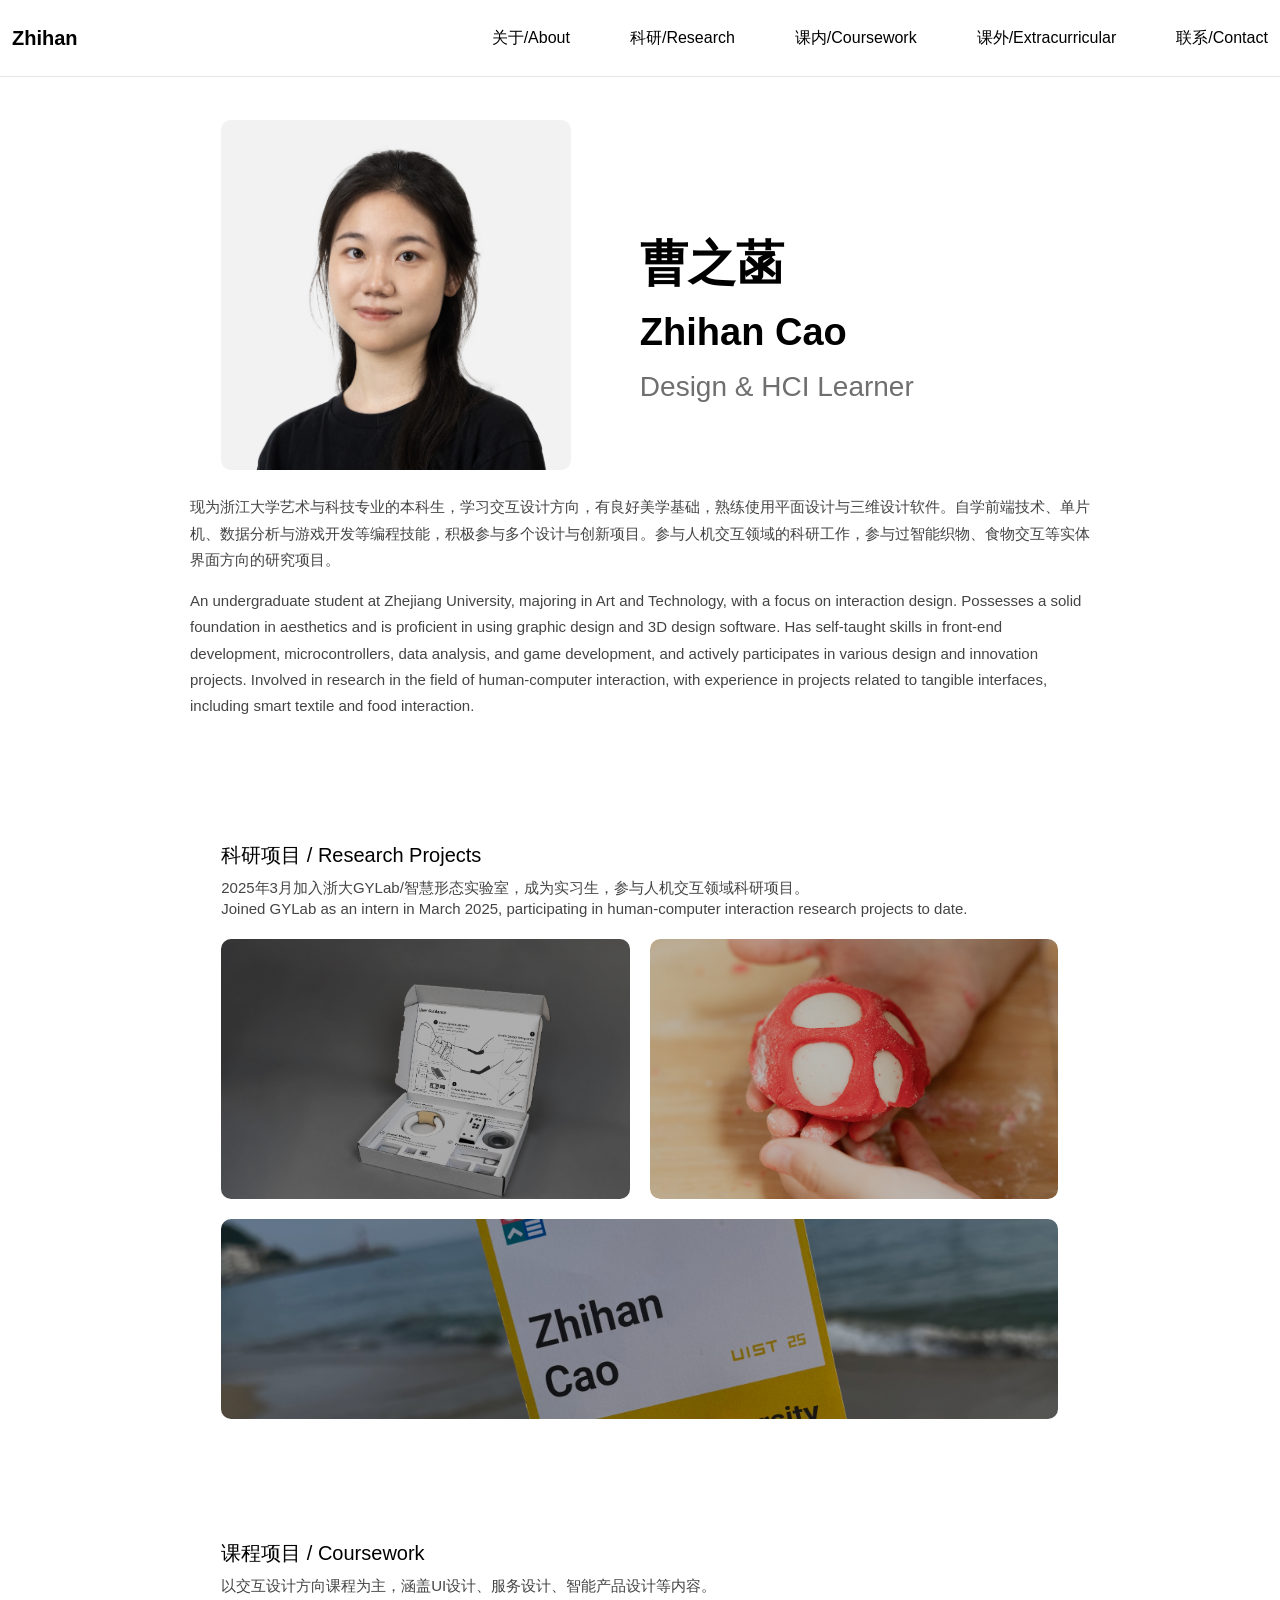
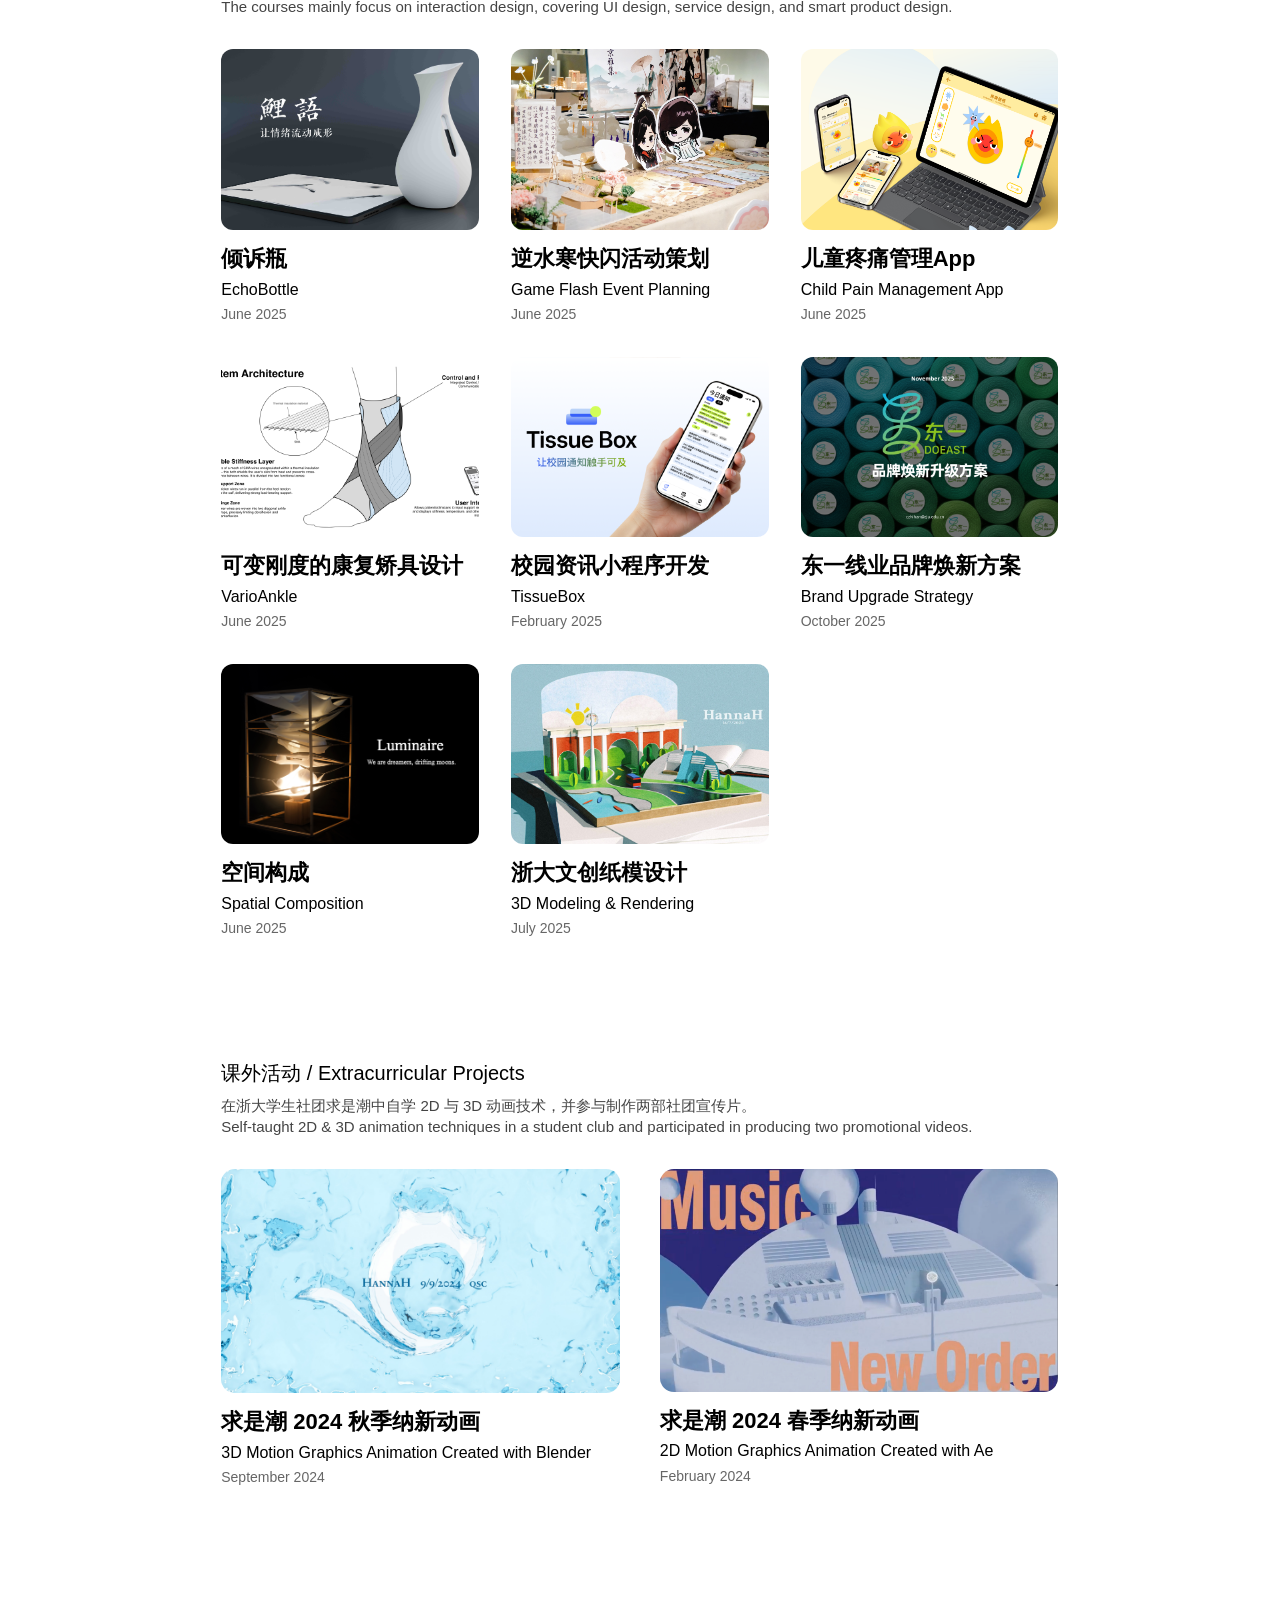
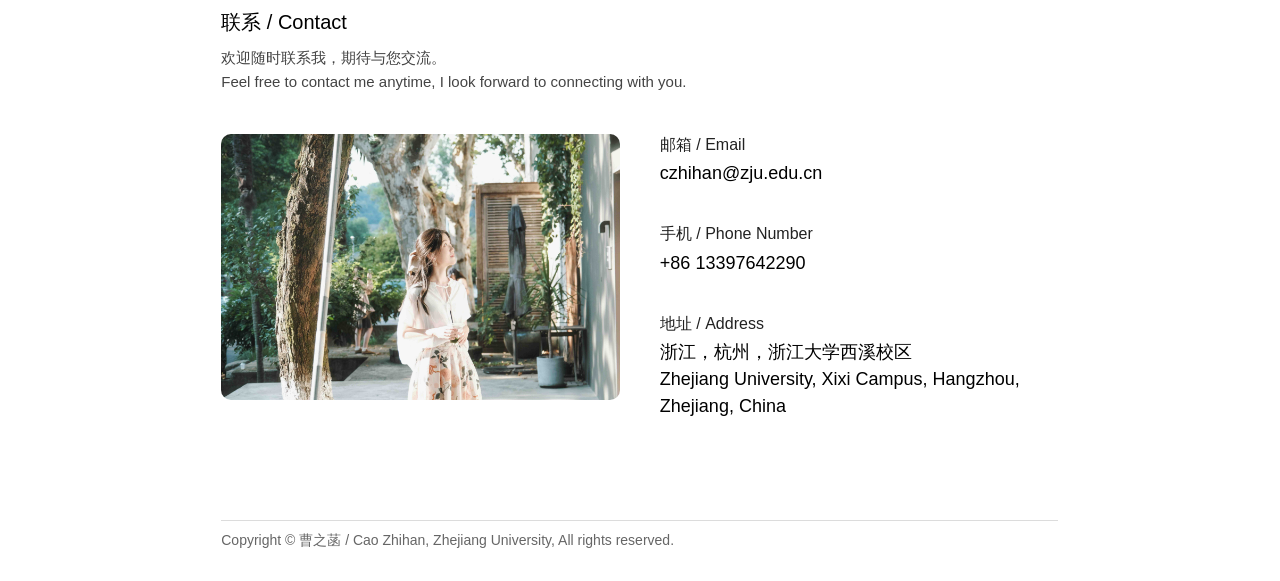
<file: index.html>
<!DOCTYPE html>
<html lang="en">
<head>
  <meta charset="UTF-8">
  <title>Zhihan Cao — Design & HCI Learner</title>
  <link rel="stylesheet" href="/css/grid.css">
  <link rel="stylesheet" href="/style.css">
  <link rel="icon" href="/img/zhihan.png" type="image/png">
  <link rel="apple-touch-icon" href="/img/zhihan.png">
</head>
<body>

<!-- ================= NAV ================= -->
<nav>
  <div class="container">
    <div class="row">
      <div class="col-2 logo">Zhihan</div>
      <div class="col-6"></div>
      <div class="col-4">
        <ul>
          <li><a href="#about">关于/About</a></li>
          <li><a href="#projects">科研/Research</a></li>
          <li><a href="#coursework">课内/Coursework</a></li>
          <li><a href="#extracurricular">课外/Extracurricular</a></li>
          <li><a href="#contact">联系/Contact</a></li>
        </ul>
      </div>
      <div class="col-1"></div>
    </div>
  </div>
</nav>

<!-- ================= HERO ================= -->
<section class="hero" id="about">
  <div class="container">
    <div class="row hero-row">
    
      <!-- LEFT: Empty space -->
      <div class="col-2"></div>
      
      <!-- LEFT: Portrait -->
      <div class="col-4 col-md-3 col-sm-10 hero-photo">
        <img src="/img/czh.JPG" alt="Portrait">
      </div>

      <!-- RIGHT: Text -->
      <div class="col-3 col-md-6 col-sm-12 hero-text">
        <h1 class="cn-name">曹之菡</h1>
        <div class="en-name">Zhihan Cao</div>
        <div class="tagline">Design & HCI Learner</div>
      </div>

    </div>

    <!-- BIO SECTION -->
    <div class="row">
      <div class="col-12 bio">
        <p class="bio-cn">
          现为浙江大学艺术与科技专业的本科生，学习交互设计方向，有良好美学基础，熟练使用平面设计与三维设计软件。自学前端技术、单片机、数据分析与游戏开发等编程技能，积极参与多个设计与创新项目。参与人机交互领域的科研工作，参与过智能织物、食物交互等实体界面方向的研究项目。
        </p>
        <p class="bio-en">
          An undergraduate student at Zhejiang University, majoring in Art and Technology, with a focus on interaction design. Possesses a solid foundation in aesthetics and is proficient in using graphic design and 3D design software. Has self-taught skills in front-end development, microcontrollers, data analysis, and game development, and actively participates in various design and innovation projects. Involved in research in the field of human-computer interaction, with experience in projects related to tangible interfaces, including smart textile and food interaction.
        </p>
      </div>
    </div>

  </div>
</section>


<section class="project-section" id="projects">
  <div class="container">
    <div class="row">
      <div class="col-2"></div>
      <div class="col-8">
    <!-- SECTION TITLE -->
    <div class="project-section-title">科研项目 / <span style="font-weight:500;">Research Projects</span></div>
    <div class="project-section-subtitle">
      2025年3月加入浙大GYLab/智慧形态实验室，成为实习生，参与人机交互领域科研项目。<br>
      Joined GYLab as an intern in March 2025, participating in human-computer interaction research projects to date.
    </div>

    <!-- TWO-COLUMN GRID -->
    <div class="project-grid">

      <!-- FLEXISENSE -->
      <a href="/rs/project-flexisense.html">
        <div class="project-card" style="background-image: url('/img/flexisense.jpg');">
          <div class="project-overlay"></div>
          <div class="project-text">
            <div class="project-title">FlexiSense</div>
            <div class="project-desc-en">
              A Toolkit for Battery-Free Gesture<br>
              Recognition via Garment Modification
            </div>
            <div class="project-desc-cn">一种通过服装改造实现无电池手势识别的工具包</div>
          </div>
        </div>
      </a>
      
      <!-- AIRFOOD (改为不可跳转，点击显示锁提示) -->
      <div class="project-card locked-card" style="background-image: url('/img/airfood.png');" role="button" tabindex="0" aria-label="AirFood (暂未公开)">
        <div class="project-overlay"></div>
        <div class="project-text">
          <div class="project-title">AirFood</div>
          <div class="project-desc-en">
            A Pneumatic Morphing Dough Toolkit<br>
            for Kindergarten Children's Learning of Shape Transformation
          </div>
          <div class="project-desc-cn">
            一种用于幼儿园儿童几何形变学习的气动变形面团工具包
          </div>
        </div>

    </div>
</div>
    <!-- FULL WIDTH CARD: UIST -->
    <div class="project-grid-full">
      <!--<a href="project-uist25.html">-->
        <div class="project-card project-card-full" style="background-image: url('/img/UIST.jpg');">
          <div class="project-overlay"></div>
          <div class="project-text">
            <div class="project-title">Attended UIST 25</div>
            <div class="project-desc-en">Korean, Busan</div>
            <div class="project-desc-cn">人机交互领域用户界面技术方向顶级会议参会经历</div>
          </div>
        </div>
      </a>
    </div>

      
      <div class="col-1"></div>
    </div>
  </div>
</section>

<!-- ================= COURSEWORK ================= -->
<section id="coursework" class="coursework-section">
  <div class="container">
    <div class="row">
      <div class="col-2"></div>

      <!-- center content -->
      <div class="col-8">

        <!-- title -->
        <div class="coursework-title">
          课程项目 / <span style="font-weight:500;">Coursework</span>
        </div>
        <div class="coursework-subtitle">
          以交互设计方向课程为主，涵盖UI设计、服务设计、智能产品设计等内容。<br>
          The courses mainly focus on interaction design, covering UI design,
          service design, and smart product design.
        </div>

        <!-- 3-column responsive grid -->
        <div class="coursework-grid">

          <!-- coursework item 1 -->
          <a href="/cw/cw-echo.html" class="cw-card">
            <div class="cw-img" style="background-image:url('/img/ecobottle.jpg');"></div>
            <div class="cw-info">
              <div class="cw-title-cn">倾诉瓶</div>
              <div class="cw-title-en">EchoBottle</div>
              <div class="cw-meta">June 2025</div>
            </div>
          </a>

          <!-- coursework item 2 -->
          <a href="/cw/cw-flash.html" class="cw-card">
            <div class="cw-img" style="background-image:url('/img/nsh.png');"></div>
            <div class="cw-info">
              <div class="cw-title-cn">逆水寒快闪活动策划</div>
              <div class="cw-title-en">Game Flash Event Planning</div>
              <div class="cw-meta">June 2025</div>
            </div>
          </a>

          <!-- coursework item 3 -->
          <a href="/cw/cw-childpain.html" class="cw-card">
            <div class="cw-img" style="background-image:url('/img/painpal.png');"></div>
            <div class="cw-info">
              <div class="cw-title-cn">儿童疼痛管理App</div>
              <div class="cw-title-en">Child Pain Management App</div>
              <div class="cw-meta">June 2025</div>
            </div>
          </a>

          <!-- coursework item 4 -->
          <a href="/cw/cw-ankle.html" class="cw-card">
            <div class="cw-img" style="background-image:url('/img/varioankle.png');"></div>
            <div class="cw-info">
              <div class="cw-title-cn">可变刚度的康复矫具设计</div>
              <div class="cw-title-en">VarioAnkle</div>
              <div class="cw-meta">June 2025</div>
            </div>
          </a>

          <!-- coursework item 5 -->
          <a href="/cw/cw-tissuebox.html" class="cw-card">
            <div class="cw-img" style="background-image:url('/img/tissuebox.png');"></div>
            <div class="cw-info">
              <div class="cw-title-cn">校园资讯小程序开发</div>
              <div class="cw-title-en">TissueBox</div>
              <div class="cw-meta">February 2025</div>
            </div>
          </a>

          <!-- coursework item 6 -->
          <a href="/cw/cw-brand.html" class="cw-card">
            <div class="cw-img" style="background-image:url('/img/doeast.png');"></div>
            <div class="cw-info">
              <div class="cw-title-cn">东一线业品牌焕新方案</div>
              <div class="cw-title-en">Brand Upgrade Strategy</div>
              <div class="cw-meta">October 2025</div>
            </div>
          </a>

          <!-- coursework item 7 -->
          <a href="/cw/cw-composition.html" class="cw-card">
            <div class="cw-img" style="background-image:url('/img/spatial.png');"></div>
            <div class="cw-info">
              <div class="cw-title-cn">空间构成</div>
              <div class="cw-title-en">Spatial Composition</div>
              <div class="cw-meta">June 2025</div>
            </div>
          </a>

          <!-- coursework item 8 -->
          <a href="/cw/cw-paper.html" class="cw-card">
            <div class="cw-img" style="background-image:url('/img/paper.jpeg');"></div>
            <div class="cw-info">
              <div class="cw-title-cn">浙大文创纸模设计</div>
              <div class="cw-title-en">3D Modeling & Rendering</div>
              <div class="cw-meta">July 2025</div>
            </div>
          </a>

        </div>

      </div>

      <div class="col-2"></div>
    </div>
  </div>
</section>
<!-- ================= EXTRACURRICULAR ================= -->
<section id="extracurricular" class="extra-section">
  <div class="container">
    <div class="row">
      <div class="col-2"></div>

      <div class="col-8">

        <!-- title -->
        <div class="extra-title">
          课外活动 / <span style="font-weight:500;">Extracurricular Projects</span>
        </div>

        <div class="extra-subtitle">
          在浙大学生社团求是潮中自学 2D 与 3D 动画技术，并参与制作两部社团宣传片。<br>
          Self-taught 2D & 3D animation techniques in a student club and participated in producing two promotional videos.
        </div>

        <!-- grid -->
        <div class="extra-grid">

          <!-- Project 1 -->
          <a href="/extra/extra-fall2024.html" class="extra-card">
            <div class="extra-media">
              <!-- DEFAULT STATIC IMAGE -->
              <img class="extra-img" src="/img/extra-1.jpg" alt="thumbnail">

              <!-- VIDEO ON HOVER -->
              <video class="extra-video" 
                  src="video/extra-1.mp4" 
                  muted 
                  autoplay 
                  loop 
                  playsinline 
                  preload="auto"></video>

            </div>

            <div class="extra-info">
              <div class="extra-title-cn">求是潮 2024 秋季纳新动画</div>
              <div class="extra-title-en">3D Motion Graphics Animation Created with Blender</div>
              <div class="extra-meta">September 2024</div>
            </div>
          </a>

          <!-- Project 2 -->
          <a href="/extra/extra-spring2024.html" class="extra-card">
            <div class="extra-media">
              <img class="extra-img" src="/img/extra-2.png" alt="thumbnail">
              <video class="extra-video" 
                  src="video/extra-2.mp4" 
                  muted 
                  autoplay 
                  loop 
                  playsinline 
                  preload="auto"></video>
            </div>
            <div class="extra-info">
              <div class="extra-title-cn">求是潮 2024 春季纳新动画</div>
              <div class="extra-title-en">2D Motion Graphics Animation Created with Ae</div>
              <div class="extra-meta">February 2024</div>
            </div>
          </a>

        </div>

      </div>
      <div class="col-2"></div>
    </div>
  </div>
</section>

<!-- ================= CONTACT ================= -->
<section id="contact" class="contact-section">
  <div class="container">
    <div class="row">
      <div class="col-2"></div>

      <!-- CENTER AREA -->
      <div class="col-8">

        <!-- Title -->
        <div class="contact-title">
          联系 / <span style="font-weight:500;">Contact</span>
        </div>

        <!-- Subtitle -->
        <div class="contact-subtitle">
          欢迎随时联系我，期待与您交流。<br>
          Feel free to contact me anytime, I look forward to connecting with you.
        </div>

        <div class="contact-grid">

          <!-- LEFT: Photo -->
          <div class="contact-photo">
            <img src="/img/contact.jpeg" alt="contact-photo">
          </div>

          <!-- RIGHT: Info -->
          <div class="contact-info">

            <!-- Email -->
            <div class="contact-block">
              <div class="contact-label">邮箱 / Email</div>
              <div class="contact-value">czhihan@zju.edu.cn</div>
            </div>

            <!-- Phone -->
            <div class="contact-block">
              <div class="contact-label">手机 / Phone Number</div>
              <div class="contact-value">+86 13397642290</div>
            </div>

            <!-- Address -->
            <div class="contact-block">
              <div class="contact-label">地址 / Address</div>
              <div class="contact-value">
                浙江，杭州，浙江大学西溪校区<br>
                Zhejiang University, Xixi Campus, Hangzhou, Zhejiang, China
              </div>
            </div>


          </div><!-- end contact-info -->

        </div><!-- end contact-grid -->

      </div>

      <div class="col-2"></div>
    </div>
  </div>
</section>
<!-- ================= FOOTER ================= -->
<footer class="footer">
  <div class="container">
    <div class="row">
      <div class="col-2"></div>
      <div class="col-8">
        <div class="footer-line"></div>
        <div class="footer-text">
          Copyright © 曹之菡 / Cao Zhihan, Zhejiang University, All rights reserved.
        </div>
      </div>
      <div class="col-2"></div>
    </div>
  </div>
</footer>



</body>
</html>
</file>
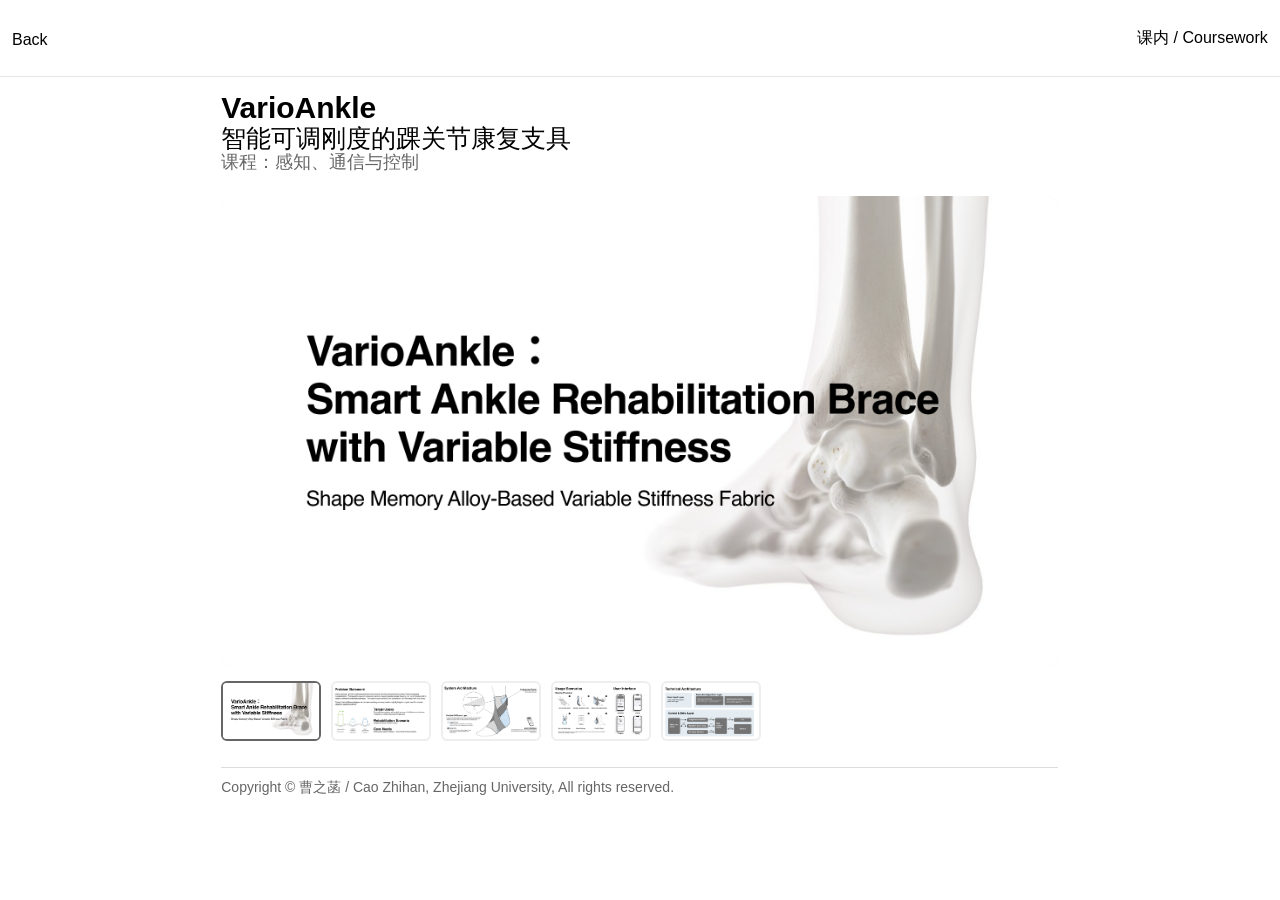
<file: cw/cw-ankle.html>
<!DOCTYPE html>
<html lang="zh-CN">
<head>
  <meta charset="UTF-8" />
  <meta name="viewport" content="width=device-width, initial-scale=1.0" />
  <title>VarioAnkle</title>
  <link rel="icon" href="/img/zhihan.png" type="image/png">
  <link rel="apple-touch-icon" href="/img/zhihan.png">
  <link rel="stylesheet" href="/css/grid.css">
  <link rel="stylesheet" href="/style.css">
  <link rel="stylesheet" href="/css/gallery.css">
  <script defer src="/js/gallery.js"></script>
</head>

<body>

<!-- ================= NAV ================= -->
<nav>
  <div class="container">
    <div class="row">
      <div class="col-2 logo"><a href="/">Back</a></div>
      <div class="col-6"></div>
      <div class="col-4">
        <ul>
          <li>课内 / Coursework</li>
        </ul>
      </div>
      <div class="col-1"></div>
    </div>
  </div>
</nav>

<!-- ======================= PROJECT DETAIL ======================= -->
<section class="project-detail">

  <div class="container">
    <div class="row">
      <div class="col-2"></div>

      <div class="col-8">

        <!-- 标题部分 -->
        <div class="project-title-block">
          <h1 class="project-title-en">VarioAnkle</h1>
          <h3 class="project-title-cn">智能可调刚度的踝关节康复支具</h3>
          <p class="project-subtitle">课程：感知、通信与控制</p>
        </div>

        <!-- 图片集（16:9 框 + 缩略图） -->
        <div class="project-gallery" data-current="0">
          <div class="gallery-main">
            <div class="gallery-main-inner">
              <!-- 主图：JS 会根据缩略图 data-full 切换 -->
              <img class="gallery-main-image" src="/img/coursework/ankle/封面.png" alt="封面">
            </div>
            <button class="gallery-arrow gallery-arrow-left" aria-label="上一张">&#10094;</button>
            <button class="gallery-arrow gallery-arrow-right" aria-label="下一张">&#10095;</button>
          </div>

          <div class="gallery-thumbs" role="tablist" aria-label="图片缩略图">
            <button class="gallery-thumb is-active" data-index="0" data-full="/img/coursework/ankle/封面.png" title="项目封面">
              <img src="/img/coursework/ankle/封面.png" alt="项目封面缩略图">
            </button>

            <button class="gallery-thumb" data-index="1" data-full="/img/coursework/ankle/设计背景.png" title="设计背景">
              <img src="/img/coursework/ankle/设计背景.png" alt="设计背景缩略图">
            </button>

            <button class="gallery-thumb" data-index="2" data-full="/img/coursework/ankle/产品结构.png" title="产品结构">
              <img src="/img/coursework/ankle/产品结构.png" alt="产品结构缩略图">
            </button>
            <button class="gallery-thumb" data-index="3" data-full="/img/coursework/ankle/使用情境.png" title="使用情境">
              <img src="/img/coursework/ankle/使用情境.png" alt="使用情境缩略图">
            </button>
            <button class="gallery-thumb" data-index="4" data-full="/img/coursework/ankle/技术路径.png" title="技术路径">
              <img src="/img/coursework/ankle/技术路径.png" alt="技术路径缩略图">
            </button>
          </div>
        </div>

      </div>

      <div class="col-2"></div>
    </div>
  </div>
<!-- ================= FOOTER ================= -->
<footer class="footer">
  <div class="container">
    <div class="row">
      <div class="col-2"></div>
      <div class="col-8">
        <div class="footer-line"></div>
        <div class="footer-text">
          Copyright © 曹之菡 / Cao Zhihan, Zhejiang University, All rights reserved.
        </div>
      </div>
      <div class="col-2"></div>
    </div>
  </div>
</footer>
</section>

</body>
</html>
</file>
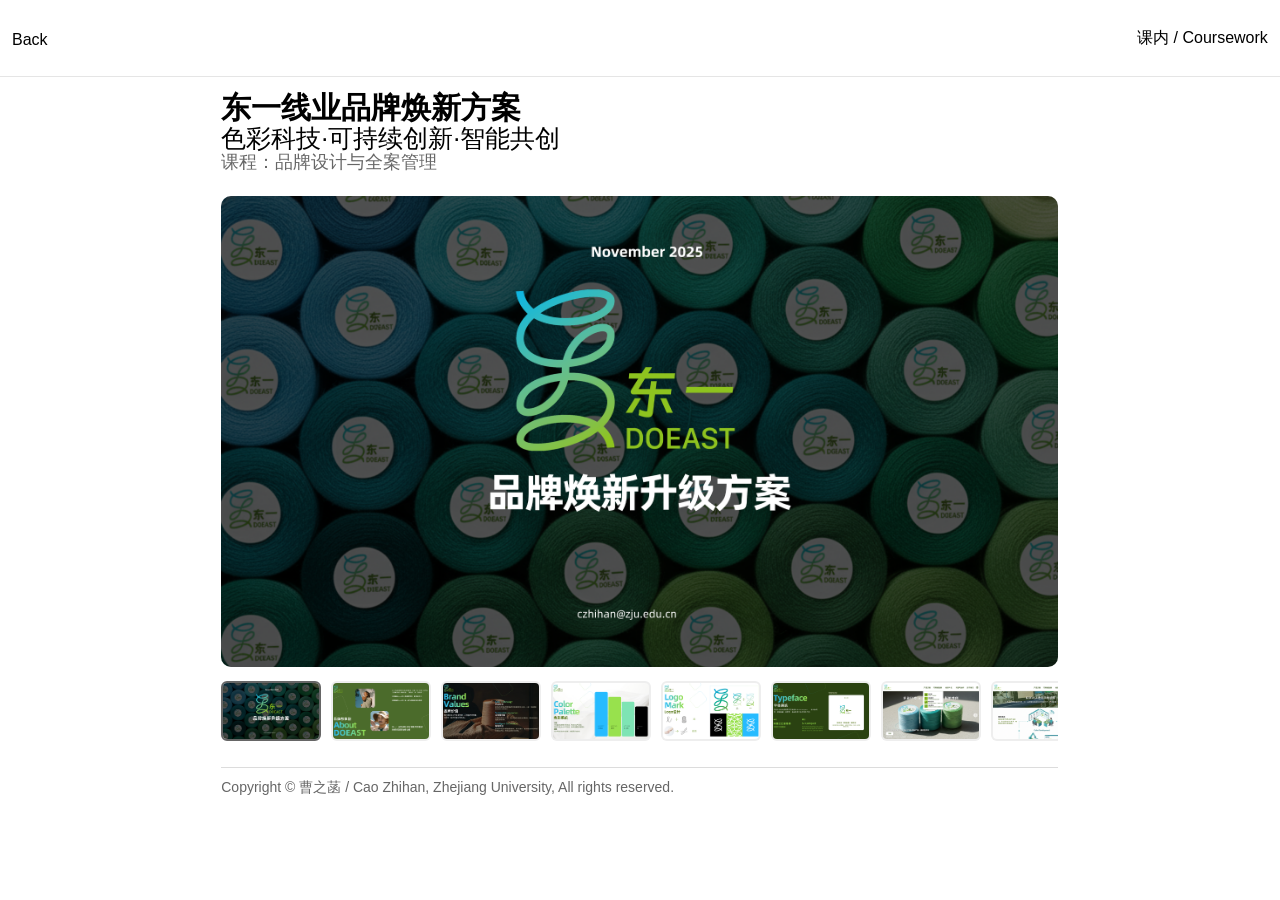
<file: cw/cw-brand.html>
<!DOCTYPE html>
<html lang="zh-CN">
<head>
  <meta charset="UTF-8" />
  <meta name="viewport" content="width=device-width, initial-scale=1.0" />
  <title>东一线业品牌焕新方案</title>
  <link rel="icon" href="/img/zhihan.png" type="image/png">
  <link rel="apple-touch-icon" href="/img/zhihan.png">
  <link rel="stylesheet" href="/css/grid.css">
  <link rel="stylesheet" href="/style.css">
  <link rel="stylesheet" href="/css/gallery.css">
  <script defer src="/js/gallery.js"></script>
</head>

<body>

<!-- ================= NAV ================= -->
<nav>
  <div class="container">
    <div class="row">
      <div class="col-2 logo"><a href="/">Back</a></div>
      <div class="col-6"></div>
      <div class="col-4">
        <ul>
          <li>课内 / Coursework</li>
        </ul>
      </div>
      <div class="col-1"></div>
    </div>
  </div>
</nav>

<!-- ======================= PROJECT DETAIL ======================= -->
<section class="project-detail">

  <div class="container">
    <div class="row">
      <div class="col-2"></div>

      <div class="col-8">

        <!-- 标题部分 -->
        <div class="project-title-block">
          <h1 class="project-title-en">东一线业品牌焕新方案</h1>
          <h3 class="project-title-cn">色彩科技·可持续创新·智能共创</h3>
          <p class="project-subtitle">课程：品牌设计与全案管理</p>
        </div>

        <!-- 图片集（16:9 框 + 缩略图） -->
        <div class="project-gallery" data-current="0">
          <div class="gallery-main">
            <div class="gallery-main-inner">
              <!-- 主图：JS 会根据缩略图 data-full 切换 -->
              <img class="gallery-main-image" src="/img/coursework/brand/1.png" alt="封面">
            </div>
            <button class="gallery-arrow gallery-arrow-left" aria-label="上一张">&#10094;</button>
            <button class="gallery-arrow gallery-arrow-right" aria-label="下一张">&#10095;</button>
          </div>

          <div class="gallery-thumbs" role="tablist" aria-label="图片缩略图">
            <button class="gallery-thumb is-active" data-index="0" data-full="/img/coursework/brand/1.png" title="项目封面">
              <img src="/img/coursework/brand/1.png" alt="项目封面缩略图">
            </button>

            <button class="gallery-thumb" data-index="1" data-full="/img/coursework/brand/2.png" title="品牌故事板">
              <img src="/img/coursework/brand/2.png" alt="品牌故事板缩略图">
            </button>

            <button class="gallery-thumb" data-index="2" data-full="/img/coursework/brand/3.png" title="品牌价值">
              <img src="/img/coursework/brand/3.png" alt="品牌价值缩略图">
            </button>
            <button class="gallery-thumb" data-index="3" data-full="/img/coursework/brand/4.png" title="色彩系统">
              <img src="/img/coursework/brand/4.png" alt="色彩系统缩略图">
            </button>
            <button class="gallery-thumb" data-index="4" data-full="/img/coursework/brand/5.png" title="Logo系统">
              <img src="/img/coursework/brand/5.png" alt="Logo系统缩略图">
            </button>
            <button class="gallery-thumb" data-index="5" data-full="/img/coursework/brand/6.png" title="字体系统">
              <img src="/img/coursework/brand/6.png" alt="字体系统缩略图">
            </button>
            <button class="gallery-thumb" data-index="6" data-full="/img/coursework/brand/7.png" title="网页升级">
              <img src="/img/coursework/brand/7.png" alt="网页升级缩略图">
            </button>
            <button class="gallery-thumb" data-index="7" data-full="/img/coursework/brand/8.png" title="网页升级">
              <img src="/img/coursework/brand/8.png" alt="网页升级缩略图">
            </button>
            <button class="gallery-thumb" data-index="8" data-full="/img/coursework/brand/9.png" title="园区焕新">
              <img src="/img/coursework/brand/9.png" alt="园区焕新缩略图">
            </button>
            <button class="gallery-thumb" data-index="9" data-full="/img/coursework/brand/10.png" title="传播方案">
              <img src="/img/coursework/brand/10.png" alt="传播方案缩略图">
            </button>
          
          </div>
        </div>

      </div>

      <div class="col-2"></div>
    </div>
  </div>
<!-- ================= FOOTER ================= -->
<footer class="footer">
  <div class="container">
    <div class="row">
      <div class="col-2"></div>
      <div class="col-8">
        <div class="footer-line"></div>
        <div class="footer-text">
          Copyright © 曹之菡 / Cao Zhihan, Zhejiang University, All rights reserved.
        </div>
      </div>
      <div class="col-2"></div>
    </div>
  </div>
</footer>
</section>

</body>
</html>
</file>
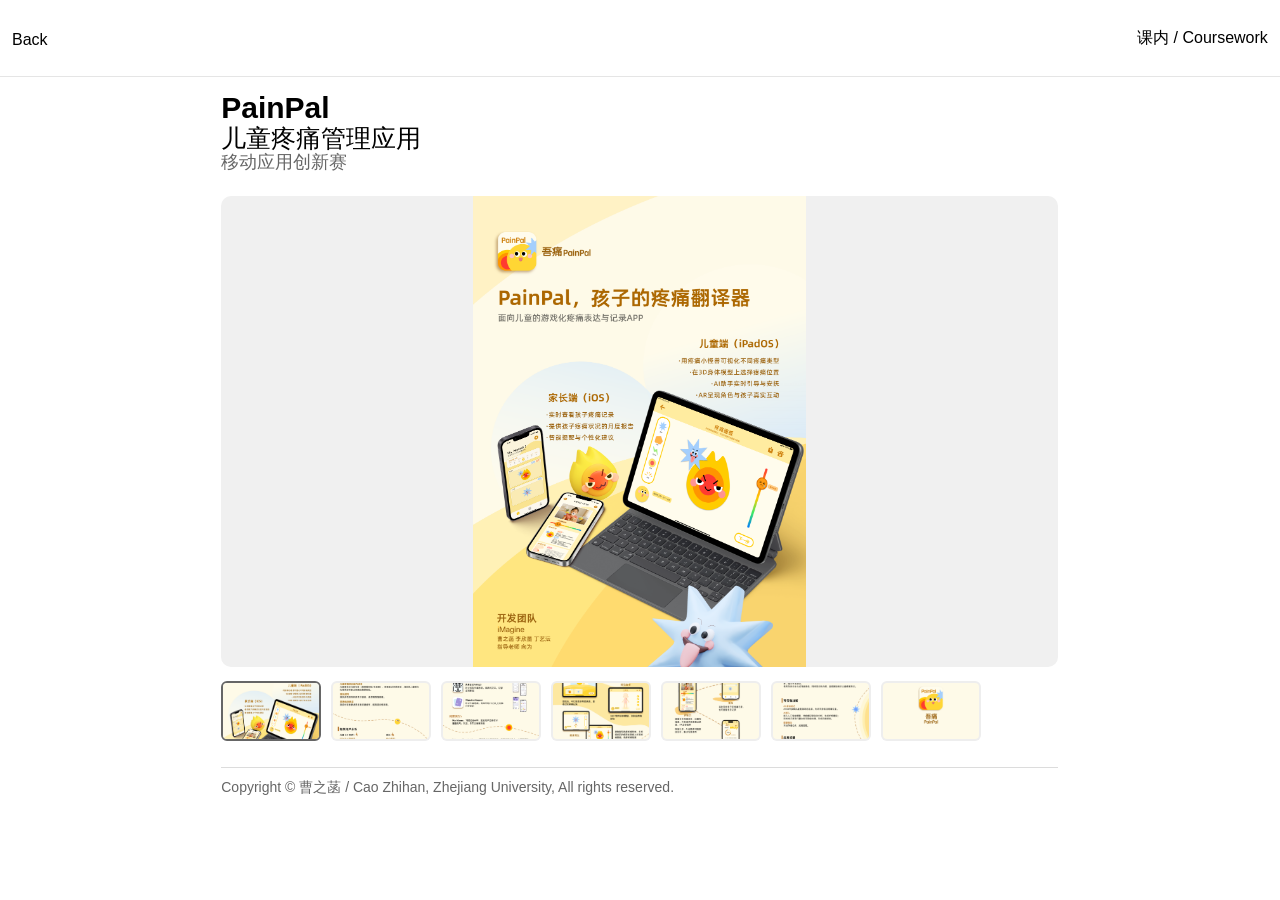
<file: cw/cw-childpain.html>
<!DOCTYPE html>
<html lang="zh-CN">
<head>
  <meta charset="UTF-8" />
  <meta name="viewport" content="width=device-width, initial-scale=1.0" />
  <title>PainPal</title>
  <link rel="icon" href="/img/zhihan.png" type="image/png">
  <link rel="apple-touch-icon" href="/img/zhihan.png">
  <link rel="stylesheet" href="/css/grid.css">
  <link rel="stylesheet" href="/style.css">
  <link rel="stylesheet" href="/css/gallery.css">
  <script defer src="/js/gallery.js"></script>
</head>

<body>

<!-- ================= NAV ================= -->
<nav>
  <div class="container">
    <div class="row">
      <div class="col-2 logo"><a href="/">Back</a></div>
      <div class="col-6"></div>
      <div class="col-4">
        <ul>
          <li>课内 / Coursework</li>
        </ul>
      </div>
      <div class="col-1"></div>
    </div>
  </div>
</nav>

<!-- ======================= PROJECT DETAIL ======================= -->
<section class="project-detail">

  <div class="container">
    <div class="row">
      <div class="col-2"></div>

      <div class="col-8">

        <!-- 标题部分 -->
        <div class="project-title-block">
          <h1 class="project-title-en">PainPal</h1>
          <h3 class="project-title-cn">儿童疼痛管理应用</h3>
          <p class="project-subtitle">移动应用创新赛</p>
        </div>

        <!-- 图片集（16:9 框 + 缩略图） -->
        <div class="project-gallery" data-current="0">
          <div class="gallery-main">
            <div class="gallery-main-inner">
              <!-- 主图：JS 会根据缩略图 data-full 切换 -->
              <img class="gallery-main-image" src="/img/coursework/painpal/P1.png" alt="Poster">
            </div>
            <button class="gallery-arrow gallery-arrow-left" aria-label="上一张">&#10094;</button>
            <button class="gallery-arrow gallery-arrow-right" aria-label="下一张">&#10095;</button>
          </div>

          <div class="gallery-thumbs" role="tablist" aria-label="图片缩略图">
            <button class="gallery-thumb is-active" data-index="0" data-full="/img/coursework/painpal/P1.png" title="项目海报">
              <img src="/img/coursework/painpal/P1.png" alt="项目海报缩略图">
            </button>

            <button class="gallery-thumb" data-index="1" data-full="/img/coursework/painpal/P2.png" title="设计背景">
              <img src="/img/coursework/painpal/P2.png" alt="设计背景缩略图">
            </button>

            <button class="gallery-thumb" data-index="2" data-full="/img/coursework/painpal/P3.png" title="竞品分析">
              <img src="/img/coursework/painpal/P3.png" alt="竞品分析缩略图">
            </button>
            <button class="gallery-thumb" data-index="3" data-full="/img/coursework/painpal/P4.png" title="儿童端交互流程">
              <img src="/img/coursework/painpal/P4.png" alt="儿童端交互流程缩略图">
            </button>
            <button class="gallery-thumb" data-index="4" data-full="/img/coursework/painpal/P5.png" title="家长端交互流程">
              <img src="/img/coursework/painpal/P5.png" alt="家长端交互流程缩略图">
            </button>
            <button class="gallery-thumb" data-index="5" data-full="/img/coursework/painpal/P6.png" title="创新点">
              <img src="/img/coursework/painpal/P6.png" alt="创新点缩略图">
            </button>
            <button class="gallery-thumb" data-index="6" data-full="/img/coursework/painpal/P7.png" title="Logo">
              <img src="/img/coursework/painpal/P7.png" alt="Logo缩略图">
            </button>
          </div>
        </div>

      </div>

      <div class="col-2"></div>
    </div>
  </div>
<!-- ================= FOOTER ================= -->
<footer class="footer">
  <div class="container">
    <div class="row">
      <div class="col-2"></div>
      <div class="col-8">
        <div class="footer-line"></div>
        <div class="footer-text">
          Copyright © 曹之菡 / Cao Zhihan, Zhejiang University, All rights reserved.
        </div>
      </div>
      <div class="col-2"></div>
    </div>
  </div>
</footer>
</section>

</body>
</html>
</file>
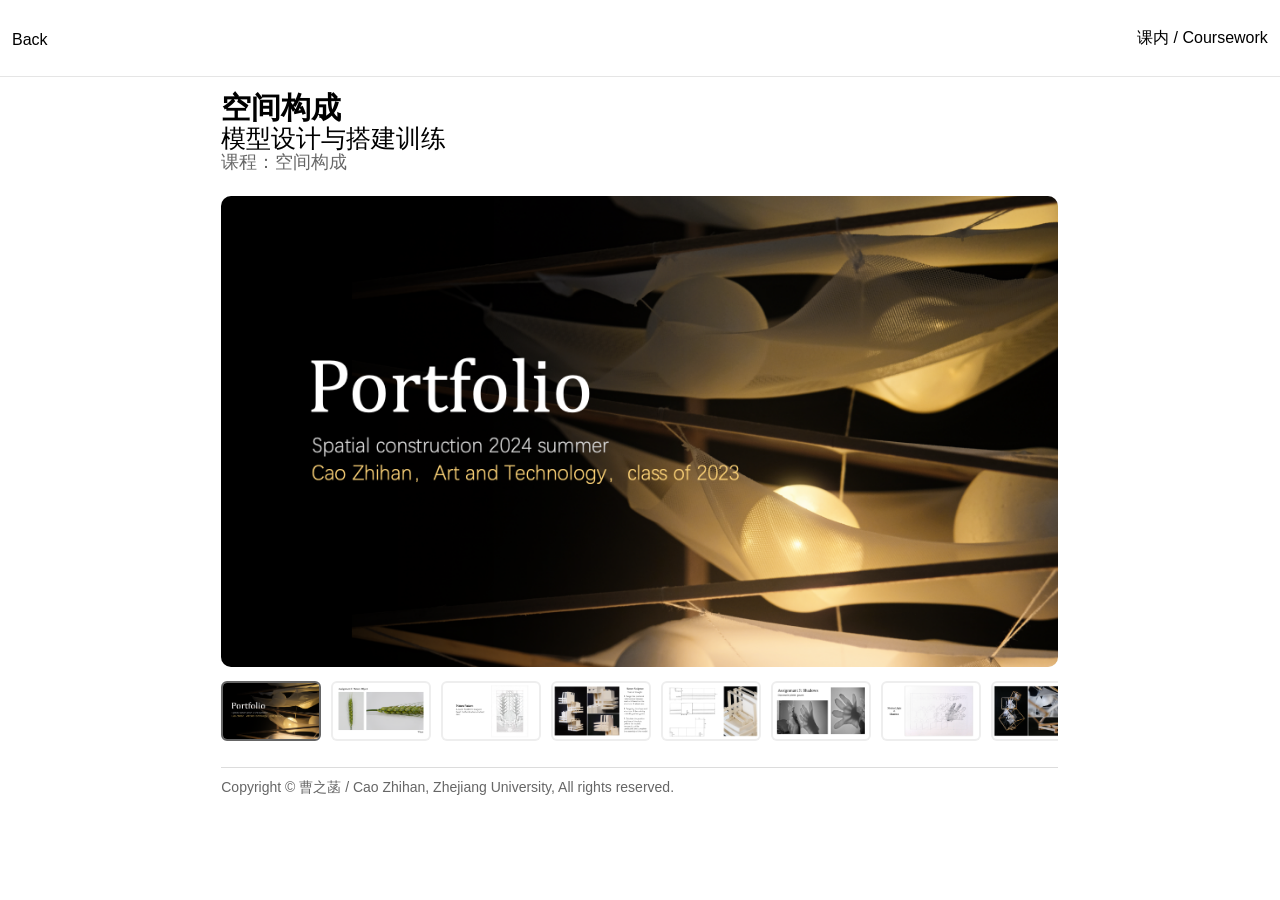
<file: cw/cw-composition.html>
<!DOCTYPE html>
<html lang="zh-CN">
<head>
  <meta charset="UTF-8" />
  <meta name="viewport" content="width=device-width, initial-scale=1.0" />
  <title>Spatial Composition</title>
  <link rel="icon" href="/img/zhihan.png" type="image/png">
  <link rel="apple-touch-icon" href="/img/zhihan.png">
  <link rel="stylesheet" href="/css/grid.css">
  <link rel="stylesheet" href="/style.css">
  <link rel="stylesheet" href="/css/gallery.css">
  <script defer src="/js/gallery.js"></script>
</head>

<body>

<!-- ================= NAV ================= -->
<nav>
  <div class="container">
    <div class="row">
      <div class="col-2 logo"><a href="/">Back</a></div>
      <div class="col-6"></div>
      <div class="col-4">
        <ul>
          <li>课内 / Coursework</li>
        </ul>
      </div>
      <div class="col-1"></div>
    </div>
  </div>
</nav>

<!-- ======================= PROJECT DETAIL ======================= -->
<section class="project-detail">

  <div class="container">
    <div class="row">
      <div class="col-2"></div>

      <div class="col-8">

        <!-- 标题部分 -->
        <div class="project-title-block">
          <h1 class="project-title-en">空间构成</h1>
          <h3 class="project-title-cn">模型设计与搭建训练</h3>
          <p class="project-subtitle">课程：空间构成</p>
        </div>

        <!-- 图片集（16:9 框 + 缩略图） -->
        <div class="project-gallery" data-current="0">
          <div class="gallery-main">
            <div class="gallery-main-inner">
              <!-- 主图：JS 会根据缩略图 data-full 切换 -->
              <img class="gallery-main-image" src="/img/coursework/composition/1.png" alt="封面">
            </div>
            <button class="gallery-arrow gallery-arrow-left" aria-label="上一张">&#10094;</button>
            <button class="gallery-arrow gallery-arrow-right" aria-label="下一张">&#10095;</button>
          </div>

          <div class="gallery-thumbs" role="tablist" aria-label="图片缩略图">
            <button class="gallery-thumb is-active" data-index="0" data-full="/img/coursework/composition/1.png" title="项目封面">
              <img src="/img/coursework/composition/1.png" alt="项目封面缩略图">
            </button>

            <button class="gallery-thumb" data-index="1" data-full="/img/coursework/composition/2.png" title="设计背景">
              <img src="/img/coursework/composition/2.png" alt="设计背景缩略图">
            </button>

            <button class="gallery-thumb" data-index="2" data-full="/img/coursework/composition/3.png" title="产品结构">
              <img src="/img/coursework/composition/3.png" alt="产品结构缩略图">
            </button>
            <button class="gallery-thumb" data-index="3" data-full="/img/coursework/composition/4.png" title="使用情境">
              <img src="/img/coursework/composition/4.png" alt="使用情境缩略图">
            </button>
            <button class="gallery-thumb" data-index="4" data-full="/img/coursework/composition/5.png" title="技术路径">
              <img src="/img/coursework/composition/5.png" alt="技术路径缩略图">
            </button>
            <button class="gallery-thumb" data-index="6" data-full="/img/coursework/composition/7.png" title="界面展示">
              <img src="/img/coursework/composition/7.png" alt="界面展示缩略图">
            </button>
            <button class="gallery-thumb" data-index="7" data-full="/img/coursework/composition/8.png" title="界面展示">
              <img src="/img/coursework/composition/8.png" alt="界面展示缩略图">
            </button>
            <button class="gallery-thumb" data-index="8" data-full="/img/coursework/composition/9.png" title="界面展示">
              <img src="/img/coursework/composition/9.png" alt="界面展示缩略图">
            </button>
            <button class="gallery-thumb" data-index="9" data-full="/img/coursework/composition/10.png" title="界面展示">
              <img src="/img/coursework/composition/10.png" alt="界面展示缩略图">
            </button>
            <button class="gallery-thumb" data-index="10" data-full="/img/coursework/composition/11.png" title="界面展示">
              <img src="/img/coursework/composition/11.png" alt="界面展示缩略图">
            </button>
          <button class="gallery-thumb" data-index="11" data-full="/img/coursework/composition/12.png" title="界面展示">
              <img src="/img/coursework/composition/12.png" alt="界面展示缩略图">
            </button>
            <button class="gallery-thumb" data-index="12" data-full="/img/coursework/composition/13.png" title="界面展示">
              <img src="/img/coursework/composition/13.png" alt="界面展示缩略图">
            </button>
            <button class="gallery-thumb" data-index="13" data-full="/img/coursework/composition/14.png" title="界面展示">
              <img src="/img/coursework/composition/14.png" alt="界面展示缩略图">
            </button>
          </div>
        </div>

      </div>

      <div class="col-2"></div>
    </div>
  </div>
<!-- ================= FOOTER ================= -->
<footer class="footer">
  <div class="container">
    <div class="row">
      <div class="col-2"></div>
      <div class="col-8">
        <div class="footer-line"></div>
        <div class="footer-text">
          Copyright © 曹之菡 / Cao Zhihan, Zhejiang University, All rights reserved.
        </div>
      </div>
      <div class="col-2"></div>
    </div>
  </div>
</footer>
</section>

</body>
</html>
</file>
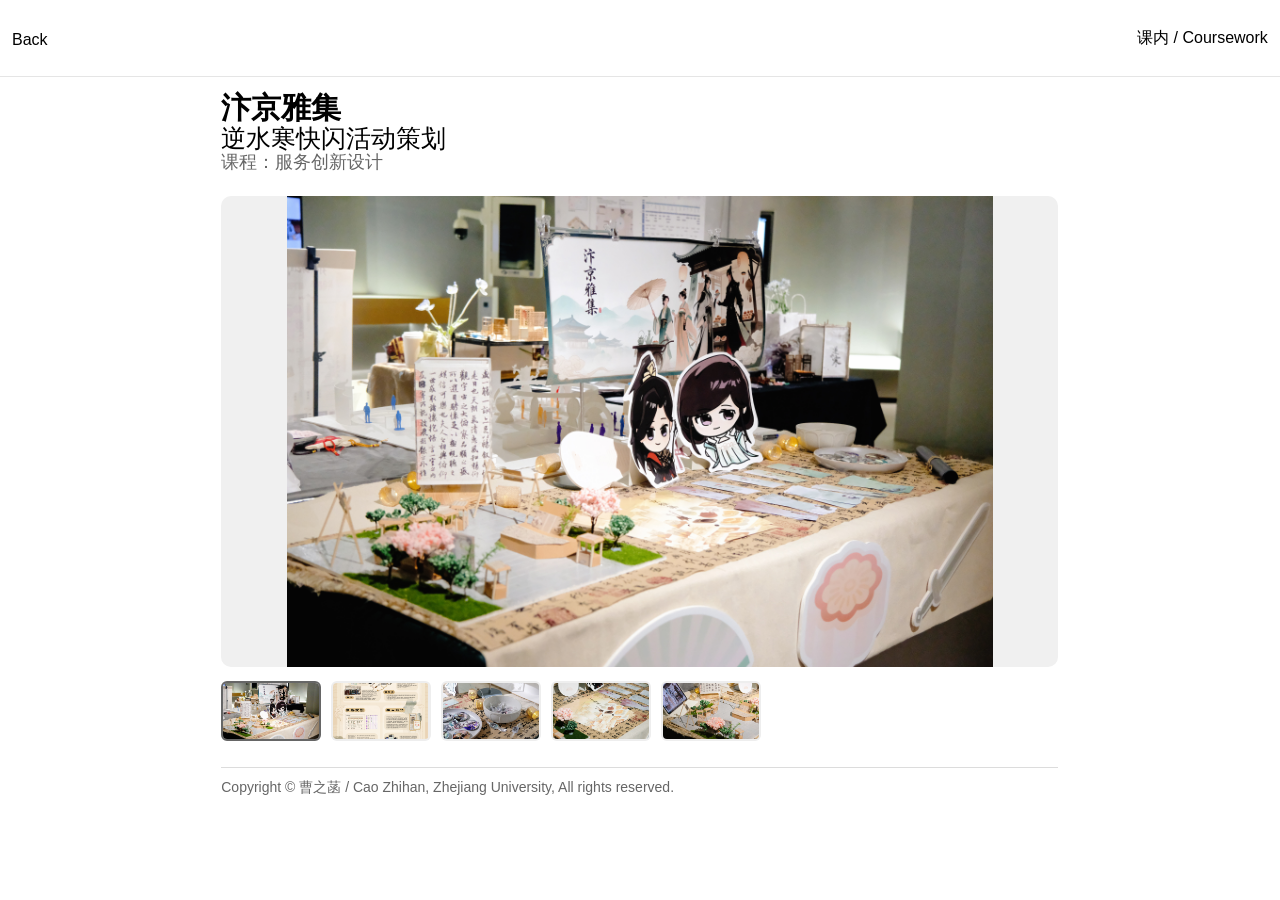
<file: cw/cw-flash.html>
<!DOCTYPE html>
<html lang="zh-CN">
<head>
  <meta charset="UTF-8" />
  <meta name="viewport" content="width=device-width, initial-scale=1.0" />
  <title>汴京雅集</title>
  <link rel="icon" href="/img/zhihan.png" type="image/png">
  <link rel="apple-touch-icon" href="/img/zhihan.png">
  <link rel="stylesheet" href="/css/grid.css">
  <link rel="stylesheet" href="/style.css">
  <link rel="stylesheet" href="/css/gallery.css">
  <script defer src="/js/gallery.js"></script>
</head>

<body>

<!-- ================= NAV ================= -->
<nav>
  <div class="container">
    <div class="row">
      <div class="col-2 logo"><a href="/">Back</a></div>
      <div class="col-6"></div>
      <div class="col-4">
        <ul>
          <li>课内 / Coursework</li>
        </ul>
      </div>
      <div class="col-1"></div>
    </div>
  </div>
</nav>

<!-- ======================= PROJECT DETAIL ======================= -->
<section class="project-detail">

  <div class="container">
    <div class="row">
      <div class="col-2"></div>

      <div class="col-8">

        <!-- 标题部分 -->
        <div class="project-title-block">
          <h1 class="project-title-en">汴京雅集</h1>
          <h3 class="project-title-cn">逆水寒快闪活动策划</h3>
          <p class="project-subtitle">课程：服务创新设计</p>
        </div>

        <!-- 图片集（16:9 框 + 缩略图） -->
        <div class="project-gallery" data-current="0">
          <div class="gallery-main">
            <div class="gallery-main-inner">
              <!-- 主图：JS 会根据缩略图 data-full 切换 -->
              <img class="gallery-main-image" src="/img/coursework/flash/展览.jpg" alt="展览照片">
            </div>
            <button class="gallery-arrow gallery-arrow-left" aria-label="上一张">&#10094;</button>
            <button class="gallery-arrow gallery-arrow-right" aria-label="下一张">&#10095;</button>
          </div>

          <div class="gallery-thumbs" role="tablist" aria-label="图片缩略图">
            <button class="gallery-thumb is-active" data-index="0" data-full="/img/coursework/flash/展览.jpg" title="展览照片">
              <img src="/img/coursework/flash/展览.jpg" alt="展览缩略图">
            </button>

            <button class="gallery-thumb" data-index="1" data-full="/img/coursework/flash/展板.png" title="活动展板">
              <img src="/img/coursework/flash/展板.png" alt="展板缩略图">
            </button>

            <button class="gallery-thumb" data-index="2" data-full="/img/coursework/flash/周边.jpg" title="周边设计">
              <img src="/img/coursework/flash/周边.jpg" alt="周边缩略图">
            </button>
            <button class="gallery-thumb" data-index="3" data-full="/img/coursework/flash/周边1.jpg" title="周边设计">
              <img src="/img/coursework/flash/周边1.jpg" alt="周边缩略图">
            </button>
            <button class="gallery-thumb" data-index="4" data-full="/img/coursework/flash/模型.jpg" title="模型图">
              <img src="/img/coursework/flash/模型.jpg" alt="模型图">
            </button>
          </div>
        </div>

      </div>

      <div class="col-2"></div>
    </div>
  </div>
<!-- ================= FOOTER ================= -->
<footer class="footer">
  <div class="container">
    <div class="row">
      <div class="col-2"></div>
      <div class="col-8">
        <div class="footer-line"></div>
        <div class="footer-text">
          Copyright © 曹之菡 / Cao Zhihan, Zhejiang University, All rights reserved.
        </div>
      </div>
      <div class="col-2"></div>
    </div>
  </div>
</footer>
</section>

</body>
</html>
</file>
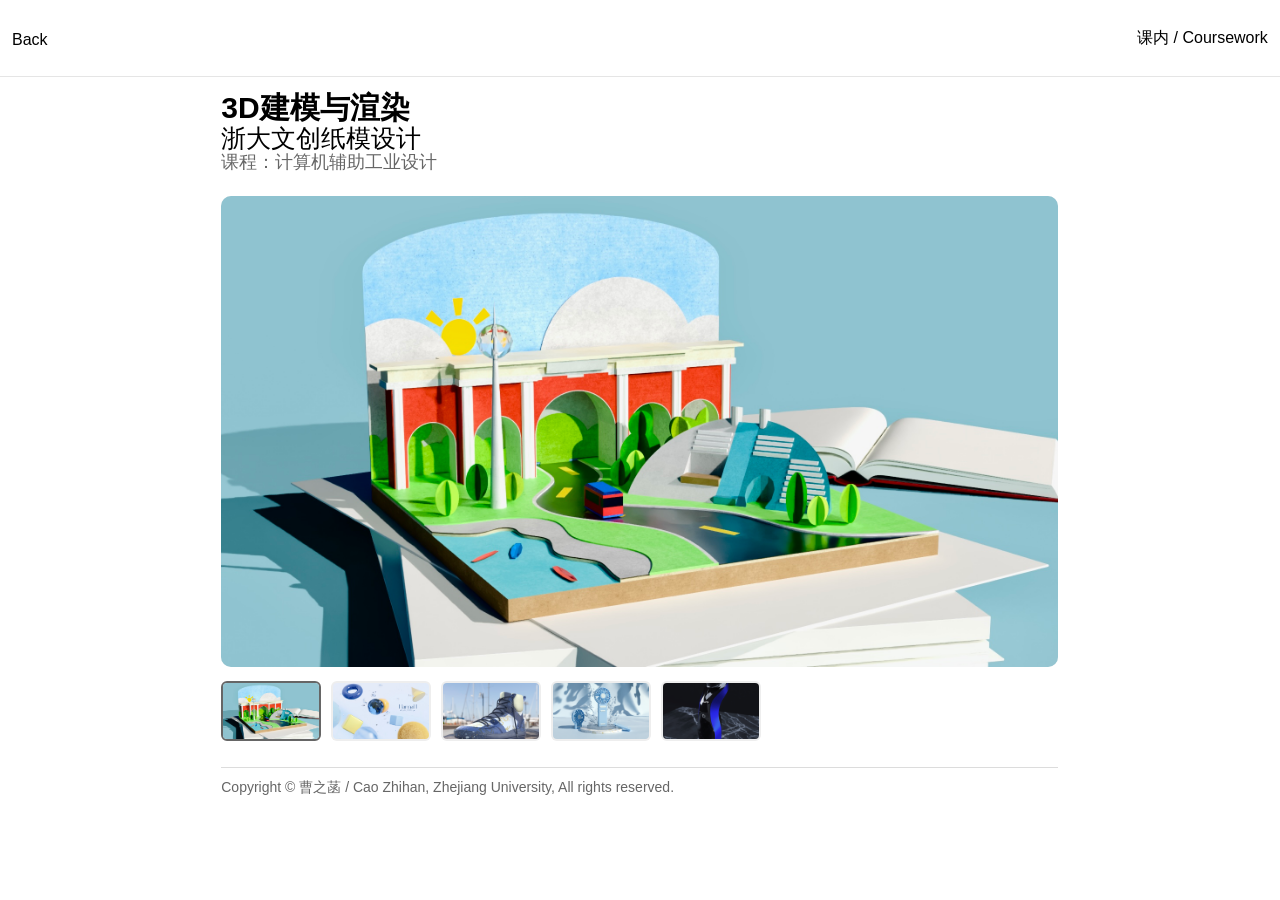
<file: cw/cw-paper.html>
<!DOCTYPE html>
<html lang="zh-CN">
<head>
  <meta charset="UTF-8" />
  <meta name="viewport" content="width=device-width, initial-scale=1.0" />
  <title>3D建模与渲染</title>
  <link rel="icon" href="/img/zhihan.png" type="image/png">
  <link rel="apple-touch-icon" href="/img/zhihan.png">
  <link rel="stylesheet" href="/css/grid.css">
  <link rel="stylesheet" href="/style.css">
  <link rel="stylesheet" href="/css/gallery.css">
  <script defer src="/js/gallery.js"></script>
</head>

<body>

<!-- ================= NAV ================= -->
<nav>
  <div class="container">
    <div class="row">
      <div class="col-2 logo"><a href="/">Back</a></div>
      <div class="col-6"></div>
      <div class="col-4">
        <ul>
          <li>课内 / Coursework</li>
        </ul>
      </div>
      <div class="col-1"></div>
    </div>
  </div>
</nav>

<!-- ======================= PROJECT DETAIL ======================= -->
<section class="project-detail">

  <div class="container">
    <div class="row">
      <div class="col-2"></div>

      <div class="col-8">

        <!-- 标题部分 -->
        <div class="project-title-block">
          <h1 class="project-title-en">3D建模与渲染</h1>
          <h3 class="project-title-cn">浙大文创纸模设计</h3>
          <p class="project-subtitle">课程：计算机辅助工业设计</p>
        </div>

        <!-- 图片集（16:9 框 + 缩略图） -->
        <div class="project-gallery" data-current="0">
          <div class="gallery-main">
            <div class="gallery-main-inner">
              <!-- 主图：JS 会根据缩略图 data-full 切换 -->
              <img class="gallery-main-image" src="/img/coursework/paper/1.jpg" alt="浙大文创纸模设计">
            </div>
            <button class="gallery-arrow gallery-arrow-left" aria-label="上一张">&#10094;</button>
            <button class="gallery-arrow gallery-arrow-right" aria-label="下一张">&#10095;</button>
          </div>

          <div class="gallery-thumbs" role="tablist" aria-label="图片缩略图">
            <button class="gallery-thumb is-active" data-index="0" data-full="/img/coursework/paper/1.jpg" title="浙大文创纸模设计">
              <img src="/img/coursework/paper/1.jpg" alt="浙大文创纸模设计缩略图">
            </button>

            <button class="gallery-thumb" data-index="1" data-full="/img/coursework/paper/2.jpg" title="浙大文创纸模设计">
              <img src="/img/coursework/paper/2.jpg" alt="浙大文创纸模设计缩略图">
            </button>

            <button class="gallery-thumb" data-index="2" data-full="/img/coursework/paper/3.PNG" title="浙大文创纸模设计">
              <img src="/img/coursework/paper/3.PNG" alt="浙大文创纸模设计缩略图">
            </button>
            <button class="gallery-thumb" data-index="3" data-full="/img/coursework/paper/4.png" title="浙大文创纸模设计">
              <img src="/img/coursework/paper/4.png" alt="浙大文创纸模设计缩略图">
            </button>
            <button class="gallery-thumb" data-index="4" data-full="/img/coursework/paper/7.JPG" title="浙大文创纸模设计">
              <img src="/img/coursework/paper/7.JPG" alt="浙大文创纸模设计缩略图">
            </button>
          </div>
        </div>

      </div>

      <div class="col-2"></div>
    </div>
  </div>
<!-- ================= FOOTER ================= -->
<footer class="footer">
  <div class="container">
    <div class="row">
      <div class="col-2"></div>
      <div class="col-8">
        <div class="footer-line"></div>
        <div class="footer-text">
          Copyright © 曹之菡 / Cao Zhihan, Zhejiang University, All rights reserved.
        </div>
      </div>
      <div class="col-2"></div>
    </div>
  </div>
</footer>
</section>

</body>
</html>
</file>
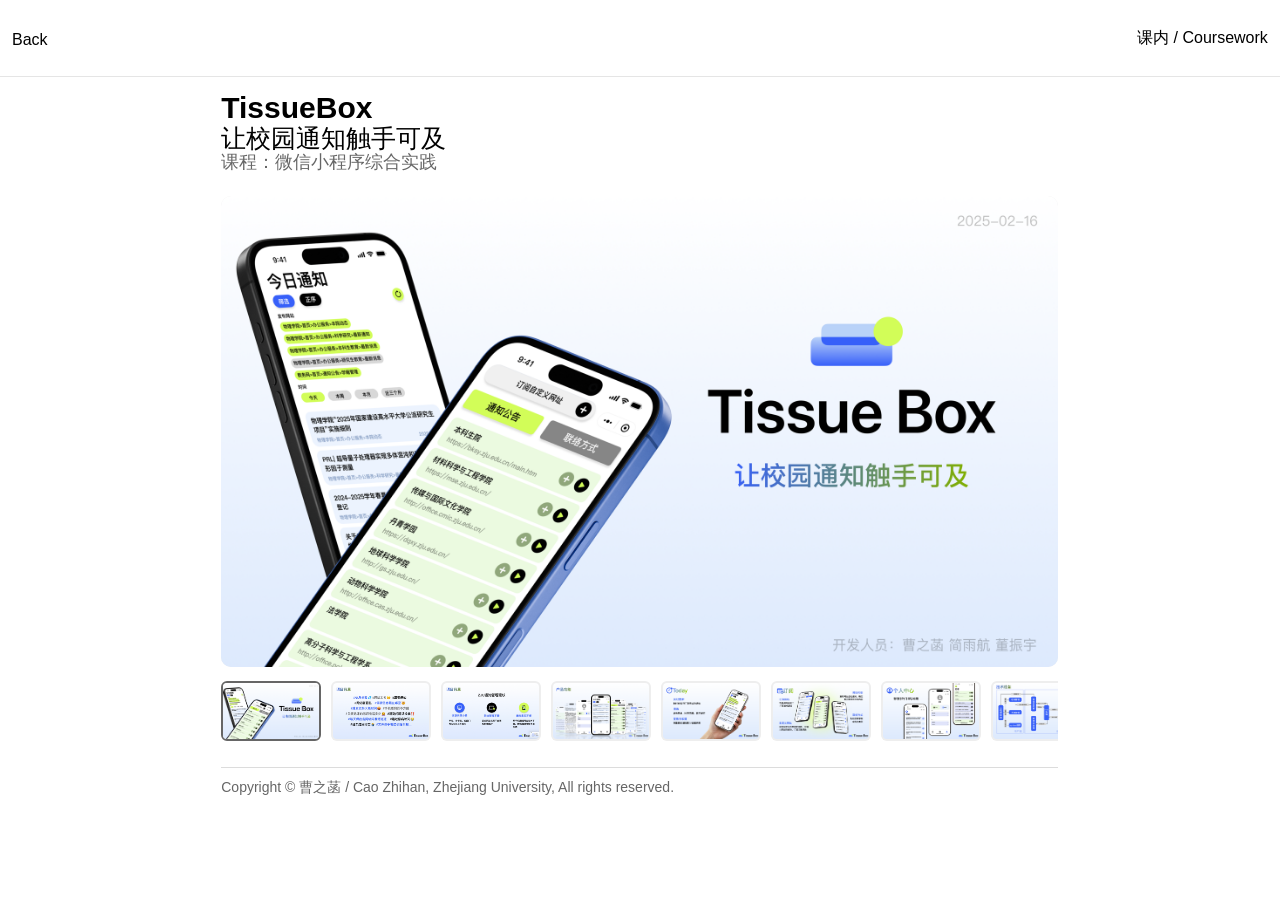
<file: cw/cw-tissuebox.html>
<!DOCTYPE html>
<html lang="zh-CN">
<head>
  <meta charset="UTF-8" />
  <meta name="viewport" content="width=device-width, initial-scale=1.0" />
  <title>TissueBox</title>
  <link rel="icon" href="/img/zhihan.png" type="image/png">
  <link rel="apple-touch-icon" href="/img/zhihan.png">
  <link rel="stylesheet" href="/css/grid.css">
  <link rel="stylesheet" href="/style.css">
  <link rel="stylesheet" href="/css/gallery.css">
  <script defer src="/js/gallery.js"></script>
</head>

<body>

<!-- ================= NAV ================= -->
<nav>
  <div class="container">
    <div class="row">
      <div class="col-2 logo"><a href="/">Back</a></div>
      <div class="col-6"></div>
      <div class="col-4">
        <ul>
          <li>课内 / Coursework</li>
        </ul>
      </div>
      <div class="col-1"></div>
    </div>
  </div>
</nav>

<!-- ======================= PROJECT DETAIL ======================= -->
<section class="project-detail">

  <div class="container">
    <div class="row">
      <div class="col-2"></div>

      <div class="col-8">

        <!-- 标题部分 -->
        <div class="project-title-block">
          <h1 class="project-title-en">TissueBox</h1>
          <h3 class="project-title-cn">让校园通知触手可及</h3>
          <p class="project-subtitle">课程：微信小程序综合实践</p>
        </div>

        <!-- 图片集（16:9 框 + 缩略图） -->
        <div class="project-gallery" data-current="0">
          <div class="gallery-main">
            <div class="gallery-main-inner">
              <!-- 主图：JS 会根据缩略图 data-full 切换 -->
              <img class="gallery-main-image" src="/img/coursework/tissuebox/1.png" alt="封面">
            </div>
            <button class="gallery-arrow gallery-arrow-left" aria-label="上一张">&#10094;</button>
            <button class="gallery-arrow gallery-arrow-right" aria-label="下一张">&#10095;</button>
          </div>

          <div class="gallery-thumbs" role="tablist" aria-label="图片缩略图">
            <button class="gallery-thumb is-active" data-index="0" data-full="/img/coursework/tissuebox/1.png" title="项目封面">
              <img src="/img/coursework/tissuebox/1.png" alt="项目封面缩略图">
            </button>

            <button class="gallery-thumb" data-index="1" data-full="/img/coursework/tissuebox/2.png" title="设计背景">
              <img src="/img/coursework/tissuebox/2.png" alt="设计背景缩略图">
            </button>

            <button class="gallery-thumb" data-index="2" data-full="/img/coursework/tissuebox/3.png" title="产品结构">
              <img src="/img/coursework/tissuebox/3.png" alt="产品结构缩略图">
            </button>
            <button class="gallery-thumb" data-index="3" data-full="/img/coursework/tissuebox/4.png" title="使用情境">
              <img src="/img/coursework/tissuebox/4.png" alt="使用情境缩略图">
            </button>
            <button class="gallery-thumb" data-index="4" data-full="/img/coursework/tissuebox/5.png" title="技术路径">
              <img src="/img/coursework/tissuebox/5.png" alt="技术路径缩略图">
            </button>
            <button class="gallery-thumb" data-index="5" data-full="/img/coursework/tissuebox/6.png" title="界面展示">
              <img src="/img/coursework/tissuebox/6.png" alt="界面展示缩略图">
            </button>
            <button class="gallery-thumb" data-index="6" data-full="/img/coursework/tissuebox/7.png" title="界面展示">
              <img src="/img/coursework/tissuebox/7.png" alt="界面展示缩略图">
            </button>
            <button class="gallery-thumb" data-index="7" data-full="/img/coursework/tissuebox/8.png" title="界面展示">
              <img src="/img/coursework/tissuebox/8.png" alt="界面展示缩略图">
            </button>
            <button class="gallery-thumb" data-index="8" data-full="/img/coursework/tissuebox/9.png" title="界面展示">
              <img src="/img/coursework/tissuebox/9.png" alt="界面展示缩略图">
            </button>
            <button class="gallery-thumb" data-index="9" data-full="/img/coursework/tissuebox/10.png" title="界面展示">
              <img src="/img/coursework/tissuebox/10.png" alt="界面展示缩略图">
            </button>
            <button class="gallery-thumb" data-index="10" data-full="/img/coursework/tissuebox/11.png" title="界面展示">
              <img src="/img/coursework/tissuebox/11.png" alt="界面展示缩略图">
            </button>
          
          </div>
        </div>

      </div>

      <div class="col-2"></div>
    </div>
  </div>
<!-- ================= FOOTER ================= -->
<footer class="footer">
  <div class="container">
    <div class="row">
      <div class="col-2"></div>
      <div class="col-8">
        <div class="footer-line"></div>
        <div class="footer-text">
          Copyright © 曹之菡 / Cao Zhihan, Zhejiang University, All rights reserved.
        </div>
      </div>
      <div class="col-2"></div>
    </div>
  </div>
</footer>
</section>

</body>
</html>
</file>
<file: css/grid.css>
/* ====== 12-Grid System ====== */

.container {
  width: 100%;
  max-width: 1400px;
  margin: 0 auto;
  padding: 0 24px;
  box-sizing: border-box;
}

.row {
  display: flex;
  flex-wrap: wrap;
  margin-left: -12px;
  margin-right: -12px;
}

.col {
  padding-left: 12px;
  padding-right: 12px;
  box-sizing: border-box;
}

/* 12 Columns */
.col-1 { width: 8.33%; }
.col-2 { width: 16.66%; }
.col-3 { width: 25%; }
.col-4 { width: 33.33%; }
.col-5 { width: 41.66%; }
.col-6 { width: 50%; }
.col-7 { width: 58.33%; }
.col-8 { width: 66.66%; }
.col-9 { width: 75%; }
.col-10 { width: 83.33%; }
.col-11 { width: 91.66%; }
.col-12 { width: 100%; }

/* Responsive Grid */
@media (max-width: 1024px) {
  .col-md-6 { width: 50%; }
  .col-md-12 { width: 100%; }
}

@media (max-width: 768px) {
  .col-sm-12 { width: 100%; }
}
</file>
<file: style.css>
/* ========== FONT ========== */
html {
  scroll-behavior: smooth;
}

body {
  margin: 0;
  font-family: -apple-system, BlinkMacSystemFont, "SF Pro", "SF Pro Display", sans-serif;
  color: #000;
  line-height: 1.4;
  padding-top: 60px;
}
/* ========== SCROLL ANCHOR ========== */
#about,
#projects,
#coursework,
#extracurricular,
#contact {
  scroll-margin-top: 100px;
}
/* ====== NAV ====== */
nav {
  width: 100%;
  padding: 24px 0;
  border-bottom: 1px solid #e5e5e5;
  position: fixed;
  top: 0;
  left: 0;
  z-index: 1000;
  background: #fff;
}

nav .row {
  align-items: center;
}

nav .logo {
  font-size: 20px;
  font-weight: 600;
}

nav ul {
  display: flex;
  gap: 60px;
  list-style: none;
  justify-content: flex-end;
  margin: 0;
  padding: 0;
  align-items: center;
}

nav a {
  color: #000;
  text-decoration: none;
  font-size: 16px;
  font-weight: 500;
  white-space: nowrap;
}

/* ====== HERO ====== */
.hero {
  padding: 60px 0 40px;
}

.hero-row {
  align-items: center;
}

.hero-photo img {
  width: 350px;
  border-radius: 10px;
}

.cn-name {
  font-size: 48px;
  font-weight: 700;
  margin-bottom: 8px;
}

.en-name {
  font-size: 38px;
  font-weight: 700;
  margin: 0;
}

.tagline {
  margin-top: 8px;
  font-size: 28px;
  color: #6f6f6f;
  font-weight: 500;
}

/* ====== BIO ====== */
.bio {
  margin-top: 3px;
  max-width: 900px;
  margin-left: auto;
  margin-right: auto;
}

.bio-cn,
.bio-en {
  font-size: 15px;
  line-height: 1.75;
  margin-bottom: 2px;
  color: #444;
}


/* ========== SECTION ========== */
.section-title {
  font-size: 16px;
  font-weight: 500;
  margin: 40px 0 16px;
}

/* Placeholder boxes */
.placeholder {
  width: 100%;
  padding-bottom: 70%;
  background: #dcdcdc;
  border-radius: 4px;
  margin-bottom: 16px;
}

/* Project card */
.project-card {
  margin-bottom: 40px;
  cursor: pointer;
}

.project-card-title {
  font-size: 18px;
  font-weight: 600;
}

.project-meta {
  font-size: 14px;
  color: #333;
}

/* ========== CONTACT ========== */
.contact {
  margin: 80px 0 120px;
}

/* ========== RESPONSIVE ========== */
@media (max-width: 768px) {
  .hero h1 {
    font-size: 36px;
  }
  .hero .tagline {
    font-size: 22px;
  }
}
/* =======================
   PROJECT CARD COMPONENT
   ======================= */

.project-section {
  margin-top: 80px;
}

.project-section-title {
  font-size: 20px;
  font-weight: 500;
}

.project-section-subtitle {
  margin-top: 8px;
  font-size: 15px;
  color: #444;
}

.project-grid {
  margin-top: 20px;
  display: grid;
  grid-template-columns: repeat(2, 1fr);
  gap: 20px;
}

.project-grid-full {
  margin-top: -20px;
}

.project-card {
  position: relative;
  height: 260px;
  border-radius: 10px;
  overflow: hidden;
  cursor: pointer;
  background-size: cover;
  background-position: center;
  transition: transform 0.3s ease;
}

.project-card:hover {
  transform: translateY(-4px);
}
.project-card-full {
  max-height: 200px;
  margin: 0 auto;
}

/* Dark overlay */
.project-overlay {
  position: absolute;
  inset: 0;
  background: rgba(0,0,0,0.25);
  backdrop-filter: blur(0px);
  transition: all 0.4s ease;
}

/* Hover: stronger blur + darker overlay */
.project-card:hover .project-overlay {
  background: rgba(0,0,0,0.45);
  backdrop-filter: blur(6px);
}

/* Text container */
.project-text {
  position: absolute;
  inset: 0;
  color: white;
  display: flex;
  flex-direction: column;
  justify-content: center;
  text-align: center;
  opacity: 0;
  transition: opacity 0.4s ease;
  padding: 0 32px;
}

.project-card:hover .project-text {
  opacity: 1;
}

.project-title {
  font-size: 30px;
  font-weight: 500;
  text-shadow: 0 4px 4px rgba(0,0,0,0.25);
}

.project-desc-en {
  font-size: 20px;
  margin-top: 5px;
  font-weight: 300;
  text-shadow: 0 4px 4px rgba(0,0,0,0.25);
}

.project-desc-cn {
  font-size: 18px;
  margin-top: 10px;
  font-weight: 300;
  text-shadow: 0 4px 4px rgba(0,0,0,0.25);
}

/* Full width card */
.project-card-full {
  height: 420px;
}

/* Mobile responsive */
@media (max-width: 900px) {
  .project-grid {
    grid-template-columns: 1fr;
  }
}

/* =============================
   COURSEWORK SECTION
============================= */

.coursework-section {
  margin-top: 120px;
}

.coursework-title {
  font-size: 20px;
  font-weight: 500;
}

.coursework-subtitle {
  margin-top: 8px;
  font-size: 15px;
  color: #444;
}

.coursework-grid {
  margin-top: 32px;
  display: grid;
  grid-template-columns: repeat(3, 1fr);
  gap: 32px;
}

/* Card container */
.cw-card {
  display: block;
  text-decoration: none;
  color: black;
  transition: transform 0.3s ease;
  background: none;     /* 去掉白色块 */
}

/* 去掉 card 自身阴影，只负责上浮 */
.cw-card:hover {
  transform: translateY(-4px);
}

/* 图片 + 文字整体上浮 ＝ 图片上浮 + 图片阴影 */
.cw-card:hover .cw-img {
  transform: translateY(-4px);
  box-shadow: 0px 8px 24px rgba(0,0,0,0.15);  /* 阴影加在图片上 */
}

/* 文字跟随上浮（可选） */
.cw-card:hover .cw-info {
  transform: translateY(-2px);
}

/* Thumbnail */
.cw-img {
  width: 100%;
  padding-bottom: 70%;
  background-size: cover;
  background-position: center;
  border-radius: 12px;
  transition: transform 0.3s ease, box-shadow 0.3s ease;
}


/* Hover: image lifts together */
.cw-card:hover .cw-img {
  transform: translateY(-3px);
}

/* Text block */
.cw-info {
  margin-top: 14px;
}

/* Typography */
.cw-title-cn {
  font-size: 22px;
  font-weight: 600;
}

.cw-title-en {
  font-size: 16px;
  font-weight: 400;
  margin-top: 4px;
}

.cw-meta {
  font-size: 14px;
  color: #666;
  margin-top: 4px;
}

/* RESPONSIVE */
@media (max-width: 900px) {
  .coursework-grid {
    grid-template-columns: repeat(2, 1fr);
  }
}

@media (max-width: 600px) {
  .coursework-grid {
    grid-template-columns: 1fr;
  }
}
/* =============================
   EXTRACURRICULAR PROJECTS
============================= */

.extra-section {
  margin-top: 120px;
}

.extra-title {
  font-size: 20px;
  font-weight: 500;
}

.extra-subtitle {
  margin-top: 8px;
  font-size: 15px;
  color: #444;
}

.extra-grid {
  margin-top: 32px;
  display: grid;
  grid-template-columns: repeat(2, 1fr);
  gap: 40px;
}

/* Card container (no white box!) */
.extra-card {
  display: block;
  color: black;
  text-decoration: none;
  transition: transform 0.3s ease;
}

.extra-card:hover {
  transform: translateY(-6px);
}

/* media container */
.extra-media {
  width: 100%;
  position: relative;
  border-radius: 14px;
  overflow: hidden;
}

/* static image */
.extra-img {
  width: 100%;
  display: block;
  transition: transform 0.3s ease;
}

/* video hidden by default */
.extra-video {
  position: absolute;
  inset: 0;
  width: 100%;
  height: 100%;
  object-fit: cover;
  opacity: 0;
  transition: opacity 0.35s ease;
  border-radius: inherit;
}

/* Hover: image slightly lifts */
.extra-card:hover .extra-img {
  transform: translateY(-3px);
}

/* Hover: video fades in */
.extra-card:hover .extra-video {
  opacity: 1;
}

/* text */
.extra-info {
  margin-top: 14px;
  transition: transform 0.3s ease;
}

.extra-card:hover .extra-info {
  transform: translateY(-3px);
}

.extra-title-cn {
  font-size: 22px;
  font-weight: 600;
}

.extra-title-en {
  font-size: 16px;
  margin-top: 4px;
}

.extra-meta {
  font-size: 14px;
  color: #666;
  margin-top: 4px;
}

/* responsive */
@media (max-width: 900px) {
  .extra-grid {
    grid-template-columns: 1fr;
  }
}
/* =============================
   CONTACT SECTION
============================= */

.contact-section {
  margin-top: 120px;
  margin-bottom: 100px;
}

.contact-title {
  font-size: 20px;
  font-weight: 500;
}

.contact-subtitle {
  margin-top: 10px;
  font-size: 15px;
  line-height: 1.6;
  color: #444;
}

.contact-grid {
  margin-top: 40px;
  display: grid;
  grid-template-columns: 1fr 1fr;
  gap: 40px;
  align-items: start;
}

/* Photo block */
.contact-photo img {
  width: 100%;
  border-radius: 10px;
  object-fit: cover;
}

/* Info Area */
.contact-info {
  display: flex;
  flex-direction: column;
  gap: 36px;
}


.contact-label {
  font-size: 16px;
  font-weight: 400;
  color: #222;
  margin-bottom: 4px;
}

.contact-value {
  font-size: 18px;
  line-height: 1.5;
}

/* responsive */
@media (max-width: 900px) {
  .contact-grid {
    grid-template-columns: 1fr;
  }
}
/* =============================
   FOOTER
============================= */

.footer {
  margin-top: 20px;
  margin-bottom: 30px;
}

.footer-line {
  width: 100%;
  height: 1px;
  background: #dcdcdc;
  margin-bottom: 10px;
}

.footer-text {
  font-size: 14px;
  color: #666;
  text-align: left;
}
/* ---------- Project Detail Page ---------- */

.project-detail {
  margin-top: 20px;
}

/* 视频头图 */
.project-video-wrapper {
  width: 100%;
  margin-bottom: 40px;
}

.project-video {
  width: 100%;
  border-radius: 12px;
}

/* 标题区 */
.project-title-block {
  margin-bottom: 30px;
}

.project-subtitle {
  font-size: 18px;
  color: rgba(0, 0, 0, 0.6);
  margin-bottom: 0px;
  font-family: "SF Pro", sans-serif;
  font-weight: 500;
  line-height: 0.4;
}

.project-title-cn {
  font-size: 25px;
  font-family: "Alibaba PuHuiTi 3.0", sans-serif;
  margin-bottom: 0px;
  line-height: 0.2;
  font-weight: 500;
}

.project-title-en {
  font-size: 30px;
  font-family: "SF Pro Display", sans-serif;
  font-weight: 700;
  line-height: 0.2;
  margin-bottom: 0px;
}

.project-title-en-2 {
  font-weight: 500;
  font-family: "SF Pro Display", sans-serif;
  line-height: 0.2;
  font-size: 23px;
}

/* Abstract 标题 */
.section-heading {
  font-size: 25px;
  margin-top: 0px;
  margin-bottom: 0px;
  font-family: "SF Pro Display", sans-serif;
  font-weight: 500;
  line-height: 0.2;
}

/* Abstract 文本 */
.abstract-en {
  font-size: 20px;
  line-height: 1.3;
  font-family: "SF Pro Display", sans-serif;
  margin-bottom: 10px;
  font-weight:200;
}

.abstract-cn {
  font-size: 18px;
  line-height: 1.4;
  font-family: "Alibaba PuHuiTi 3.0", sans-serif;
  margin-bottom: 80px;
  font-weight:200;
}
</file>
<file: css/gallery.css>
/* =========================================
   统一 16:9 图片集样式（适配所有 project 页面）
   ========================================= */

/* === 主容器 === */
.project-gallery {
  margin-top: 10px;
  width: 100%;
}

/* === 16:9 容器 === */
.gallery-main {
  position: relative;
  width: 100%;
  aspect-ratio: 16 / 9;      /* ★ 固定 16:9 */
  background: #f0f0f0;
  border-radius: 10px;
  overflow: hidden;
}

/* 内层用于 contain 显示 */
.gallery-main-inner {
  width: 100%;
  height: 100%;
  display: flex;
  justify-content: center;
  align-items: center;
}

.gallery-main-image {
  max-width: 100%;
  max-height: 100%;
  object-fit: contain;       /* ★ 非 16:9 图完整显示 */
  object-position: center;
  cursor: zoom-in;
  transition: transform .25s ease;
}

/* === 左右箭头 === */

.gallery-arrow {
  position: absolute;
  top: 50%;
  transform: translateY(-50%);
  border: none;
  background: transparent;        /* 去掉圆形底色 */
  color: rgba(0,0,0,0.6);         /* 灰色箭头 */
  font-size: 28px;
  cursor: pointer;
  opacity: 0;
  transition: opacity .25s, color .15s;
  padding: 8px;                   /* 保持合理点击区域 */
  display: inline-flex;
  align-items: center;
  justify-content: center;
  z-index: 3;
  /* 不再设置宽高和圆角，避免圆形背景 */
}

/* 调整左右位置，靠近边缘但不占用大圆形空间 */
.gallery-arrow-left { left: 8px; }
.gallery-arrow-right { right: 8px; }

/* 鼠标靠近显示箭头（保持原有行为） */
.gallery-main:hover .gallery-arrow {
  opacity: 1;
}

/* 悬停时箭头颜色变深 */
.gallery-arrow:hover {
  color: rgba(0,0,0,0.9);
}

/* === 缩略图区域 === */


/* ====== 缩略图横向滚动 & 自适应尺寸 ====== */
.gallery-thumbs {
  display: flex;
  gap: 10px;
  margin-top: 14px;

  overflow-x: auto;                 /* 允许横向滚动，避免换行/重叠 */
  -webkit-overflow-scrolling: touch; /* 移动端平滑滚动 */
  padding-bottom: 6px;              /* 给滚动条留空间 */
  scroll-snap-type: x proximity;    /* 可选：吸附到缩略图 */
}

/* 每个缩略图固定不缩放（防止被压扁），并在可视区中横向排列 */
.gallery-thumb {
  flex: 0 0 auto;   /* 不放大不收缩，按宽度占位 */
  width: 100px;     /* 默认宽度，可根据需要调小 */
  height: 60px;     /* 默认高度 */
  border: 2px solid transparent;
  border-radius: 6px;
  overflow: hidden;
  background: #eee;
  cursor: pointer;
  padding: 0;
  position: relative;
  transition: transform .2s ease;
  scroll-snap-align: center; /* 可选：吸附对齐 */
}

.gallery-thumb img {
  width: 100%;
  height: 100%;
  object-fit: cover;
}

/* 响应式：窄屏时再缩小缩略图 */
@media (max-width: 900px) {
  .gallery-thumb { width: 88px; height: 56px; }
}
@media (max-width: 480px) {
  .gallery-thumb { width: 72px; height: 48px; gap: 8px; }
}

/* 可选：美化/隐藏滚动条（WebKit） */
.gallery-thumbs::-webkit-scrollbar { height: 8px; }
.gallery-thumbs::-webkit-scrollbar-thumb {
  background: rgba(0,0,0,0.12);
  border-radius: 4px;
}
.gallery-thumbs::-webkit-scrollbar-track { background: transparent; }


/* 选中态 */
.gallery-thumb.is-active {
  border-color: #666;      /* ★ 灰色边框 */
}

/* hover 上浮效果 */
.gallery-thumb:hover {
  transform: translateY(-3px);
}

/* === 缩略图 Tooltip（显示图片名称） === */
.gallery-thumb:hover::after {
  content: attr(title);
  position: absolute;
  bottom: -32px;
  left: 50%;
  transform: translateX(-50%);
  background: rgba(0,0,0,.75);
  color: #fff;
  padding: 4px 8px;
  font-size: 12px;
  white-space: nowrap;
  border-radius: 4px;
  pointer-events: none;
  z-index: 10;
}

/* === Lightbox 大图 === */
.lightbox {
  position: fixed;
  inset: 0;
  background: rgba(0,0,0,0.8);
  display: flex;
  justify-content: center;
  align-items: center;
  z-index: 9999;
  cursor: zoom-out;
}

.lightbox img {
  max-width: 90%;
  max-height: 90%;
  border-radius: 10px;
}
</file>
